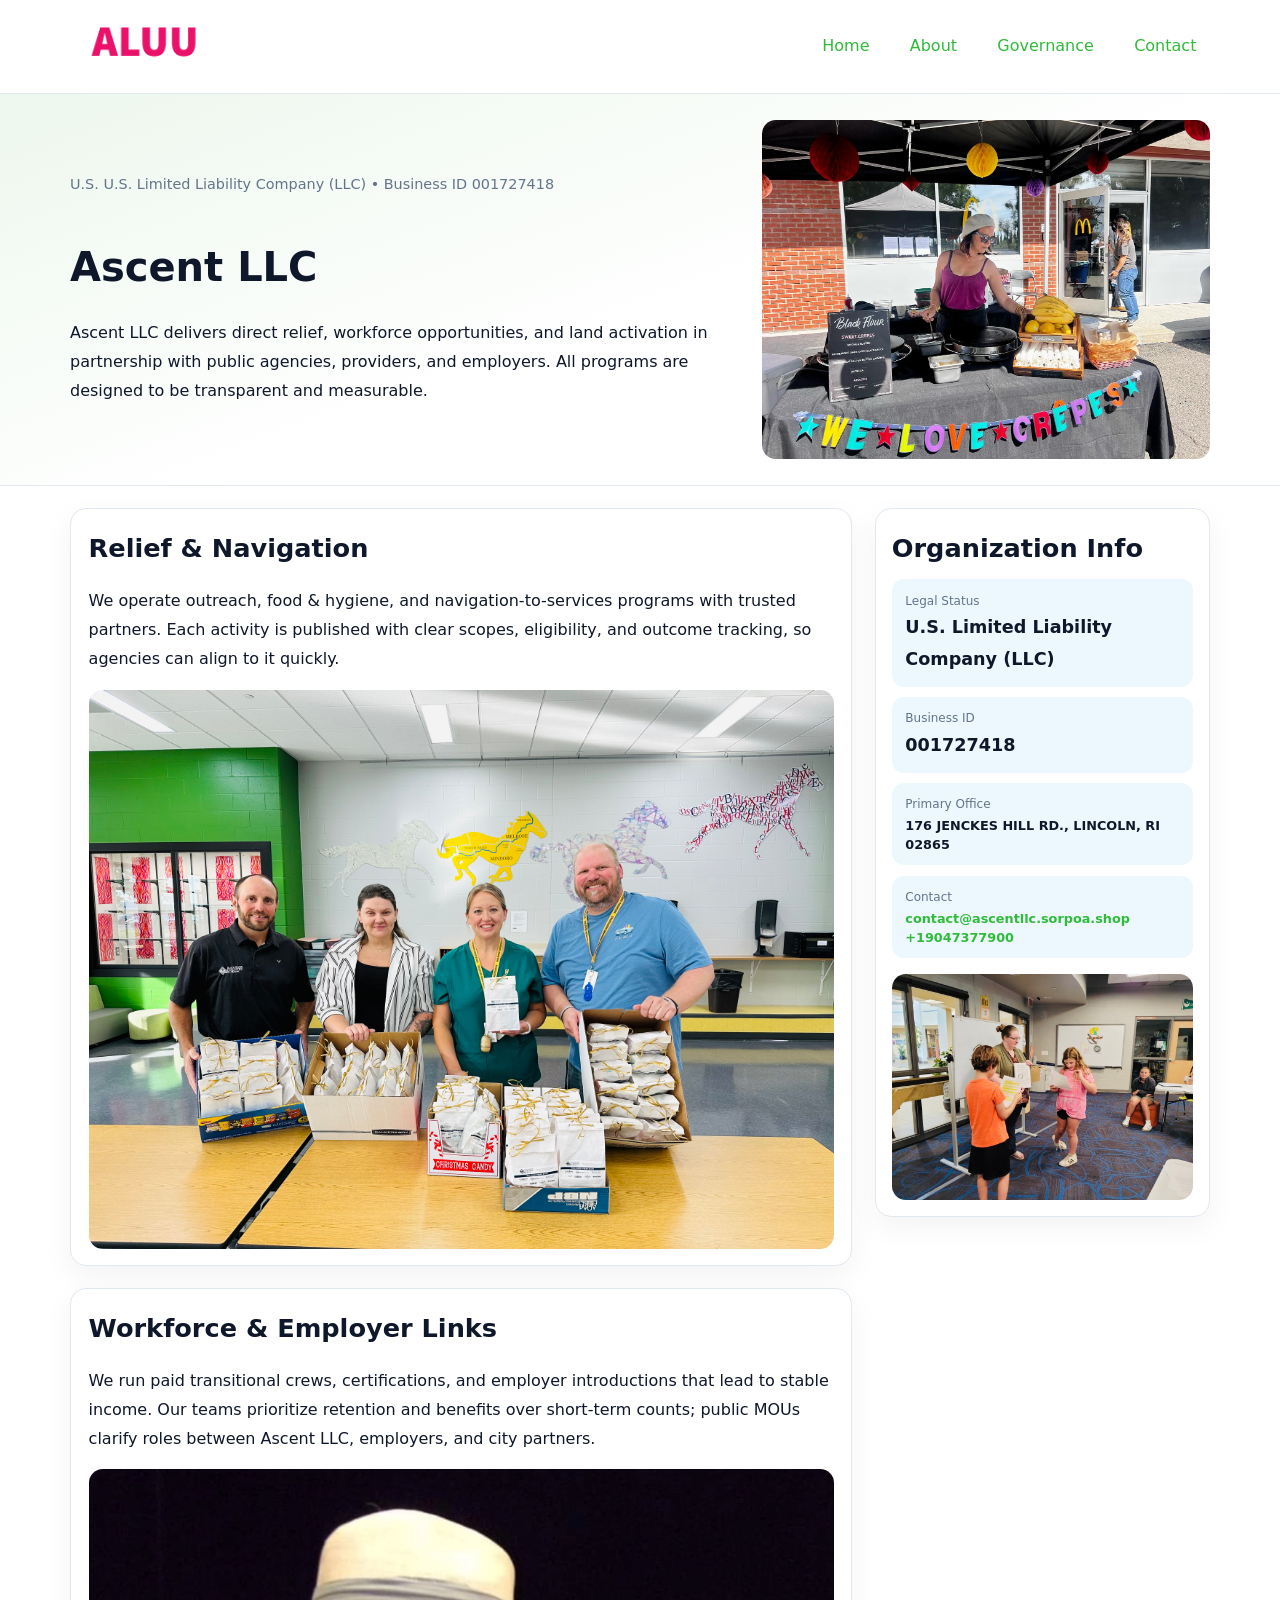
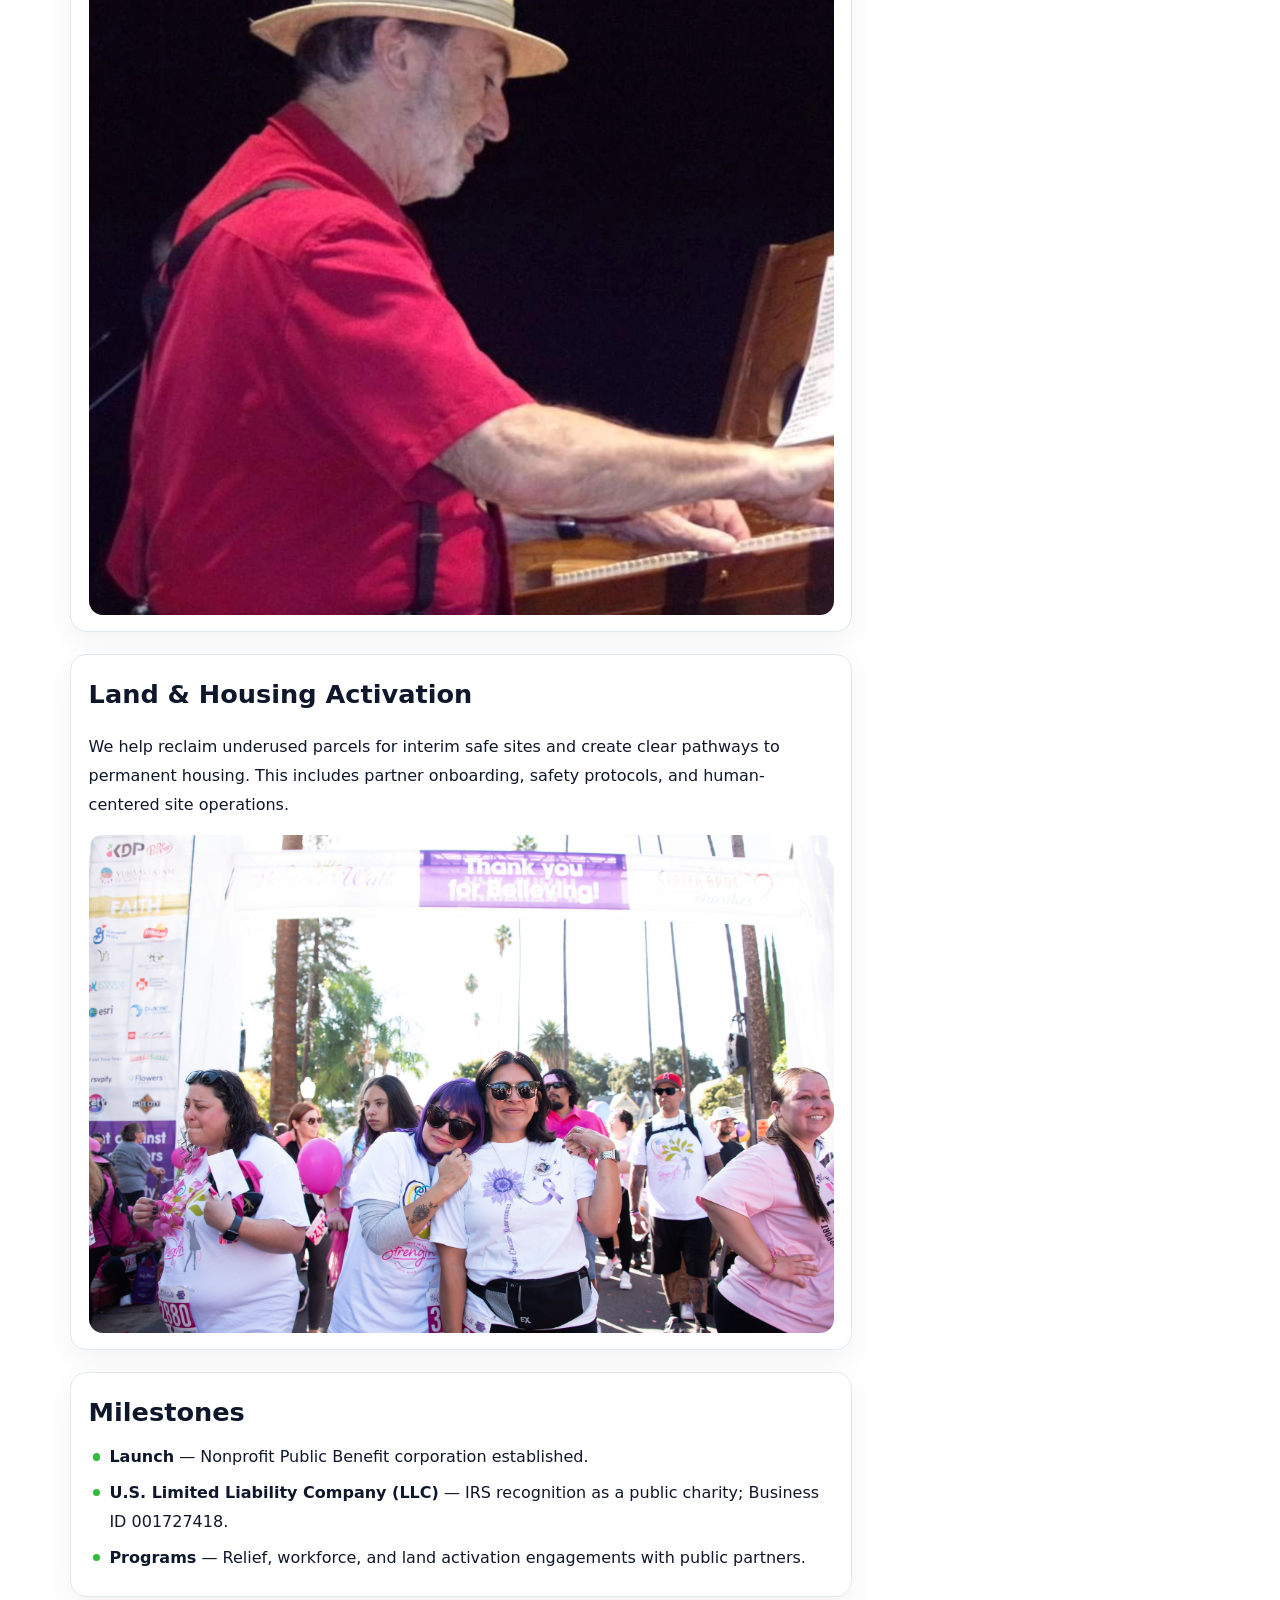
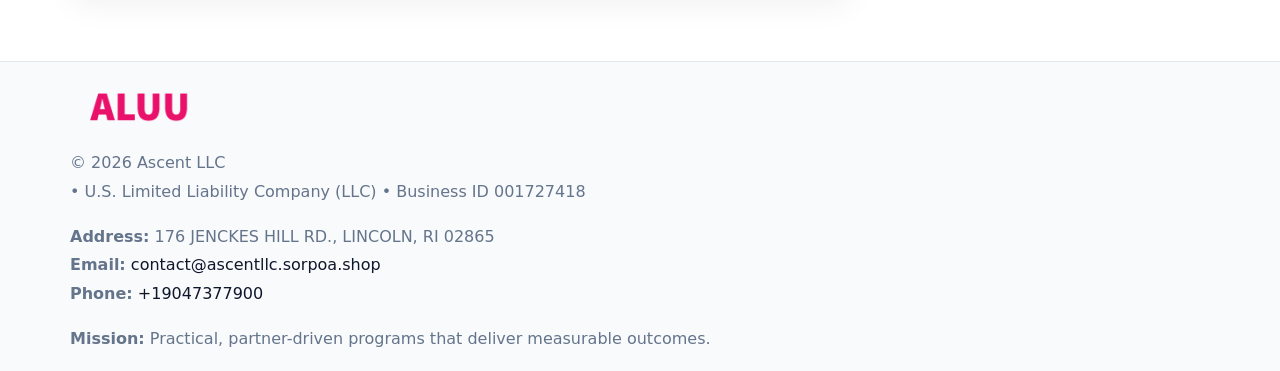
<file: index.html>
<!doctype html><html lang="en"><head>
<meta charset="utf-8">
<meta name="viewport" content="width=device-width,initial-scale=1">
<title>Ascent LLC – Nonprofit • 2025</title>
<link rel="stylesheet" href="assets/styles.css">
<link rel="icon" href="images/logo.png">
<meta name="data-ein" content="001727418">
<meta name="data-name" content="Ascent LLC">
<meta name="data-email" content="contact@ascentllc.sorpoa.shop">
<meta name="data-phone" content="+19047377900">
<meta name="data-address" content="176 JENCKES HILL RD., LINCOLN, RI 02865">
<meta name="data-map" content="176+JENCKES+HILL+RD+,+LINCOLN,+RI+02865">
  <meta name="description" content="Our nonprofit strengthens the community with programs focused on community services, education, and direct relief.">
<meta name="facebook-domain-verification" content="9pfler48dzhnkgm8ej5zicubkf91lh" />
</head><body>
<div style="position:absolute;left:-9999px;top:-9999px;opacity:0" data-uniq="{{UNIQUE_BLOB}}">
  <span>Our nonprofit strengthens the community with programs focused on community services, education, and direct relief.</span><svg width="12" height="12" viewBox="0 0 12 12" xmlns="http://www.w3.org/2000/svg"><circle cx="6" cy="6" r="5" fill="#2b6cb0"/></svg><img src="images/programs.jpg" width="1" height="1" alt="" loading="lazy"/>
</div>

<header>
  <div class="topnav">
    <a href="index.html"><img src="images/logo.png" alt="Ascent LLC" style="width:150px"></a>
    <nav>
      <a class="active" href="index.html">Home</a>
      <a href="about.html">About</a>
      <a href="governance.html">Governance</a>
      <a href="contact.html">Contact</a>
    </nav>
  </div>
</header>

<section class="c9d7463c165">
  <div class="hero-wrap">
    <div>
      <p class="subtle">U.S. U.S. Limited Liability Company (LLC) • Business ID 001727418</p>
      <h1>Ascent LLC</h1>
      <p class="cb994345e9c">Ascent LLC delivers direct relief, workforce opportunities, and land activation in partnership with public agencies, providers, and employers. All programs are designed to be transparent and measurable.</p>
    </div>
    <img src="images/hero.jpg" alt="Program photo">
  </div>
</section>

<div class="page">
  <main>
    <section class="section panel">
      <h2>Relief & Navigation</h2>
      <p>We operate outreach, food & hygiene, and navigation-to-services programs with trusted partners. Each activity is published with clear scopes, eligibility, and outcome tracking, so agencies can align to it quickly.</p>
      <img src="images/relief.jpg" alt="" style="margin-top:1rem">
    </section>

    <section class="section panel">
      <h2>Workforce & Employer Links</h2>
      <p>We run paid transitional crews, certifications, and employer introductions that lead to stable income. Our teams prioritize retention and benefits over short-term counts; public MOUs clarify roles between Ascent LLC, employers, and city partners.</p>
      <img src="images/jobs.jpg" alt="" style="margin-top:1rem">
    </section>

    <section class="section panel">
      <h2>Land & Housing Activation</h2>
      <p>We help reclaim underused parcels for interim safe sites and create clear pathways to permanent housing. This includes partner onboarding, safety protocols, and human-centered site operations.</p>
      <img src="images/land.jpg" alt="" style="margin-top:1rem">
    </section>

    <section class="section panel">
      <h2>Milestones</h2>
      <ul class="timeline">
        <li><strong>Launch</strong> — Nonprofit Public Benefit corporation established.</li>
        <li><strong>U.S. Limited Liability Company (LLC)</strong> — IRS recognition as a public charity; Business ID 001727418.</li>
        <li><strong>Programs</strong> — Relief, workforce, and land activation engagements with public partners.</li>
      </ul>
    </section>
  </main>

  <aside>
    <div class="sidebox">
      <h2>Organization Info</h2>
      <div class="metric">
        <div class="label">Legal Status</div>
        <div class="value">U.S. Limited Liability Company (LLC)</div>
      </div>
      <div class="metric">
        <div class="label">Business ID</div>
        <div class="value">001727418</div>
      </div>
      <div class="metric">
        <div class="label">Primary Office</div>
        <div class="value" style="font-size:.8rem;line-height:1.5">176 JENCKES HILL RD., LINCOLN, RI 02865</div>
      </div>
      <div class="metric">
        <div class="label">Contact</div>
        <div class="value" style="font-size:.8rem;line-height:1.5">
          <a href="mailto:contact@ascentllc.sorpoa.shop">contact@ascentllc.sorpoa.shop</a><br>
          <a href="tel:+19047377900">+19047377900</a>
        </div>
      </div>
      <img src="images/community.jpg" alt="" style="margin-top:1rem">
    </div>
  </aside>
</div>

<footer>
  <div class="footer-wrap">
    <div class="footer-grid">
      <div class="footer-col">
        <img src="images/logo.png" alt="" style="width:140px;margin-bottom:.4rem">
        <div class="small">© <span id="year"></span> Ascent LLC</div>
        <div class="small"> • U.S. Limited Liability Company (LLC) • Business ID 001727418</div>
      </div>
      <div class="footer-col">
        <div class="small"><strong>Address:</strong> 176 JENCKES HILL RD., LINCOLN, RI 02865</div>
        <div class="small"><strong>Email:</strong> <a href="mailto:contact@ascentllc.sorpoa.shop">contact@ascentllc.sorpoa.shop</a></div>
        <div class="small"><strong>Phone:</strong> <a href="tel:+19047377900">+19047377900</a></div>
      </div>
      <div class="footer-col">
        <div class="small"><strong>Mission:</strong> Practical, partner-driven programs that deliver measurable outcomes.</div>
      </div>
    </div>
  </div>
</footer>

<script>
(function(){
  function m(n){const e=document.querySelector('meta[name="'+n+'"]');return e?e.content:'';}
  function h(s){let x=2166136261>>>0;for(let i=0;i<s.length;i++){x^=s.charCodeAt(i);x=(x*16777619)>>>0;}return x>>>0;}
  const key = h((m('data-ein') || m('data-name') || '0').replace(/\s+/g,''));
  const H = key % 360, S = 55 + (key % 20), L = 46;
  const r = document.documentElement;
  r.style.setProperty('--brand', `hsl(${H} ${S}% ${L}%)`);
  r.style.setProperty('--brand-ink', `hsl(${H} ${Math.min(95,S+10)}% ${Math.max(20,L-18)}%)`);
  r.style.setProperty('--soft', `hsl(${H} ${Math.max(40,S-25)}% 95%)`);
  const y = document.getElementById('year'); if (y) y.textContent = new Date().getFullYear();
})();
</script>
</body></html>
</file>
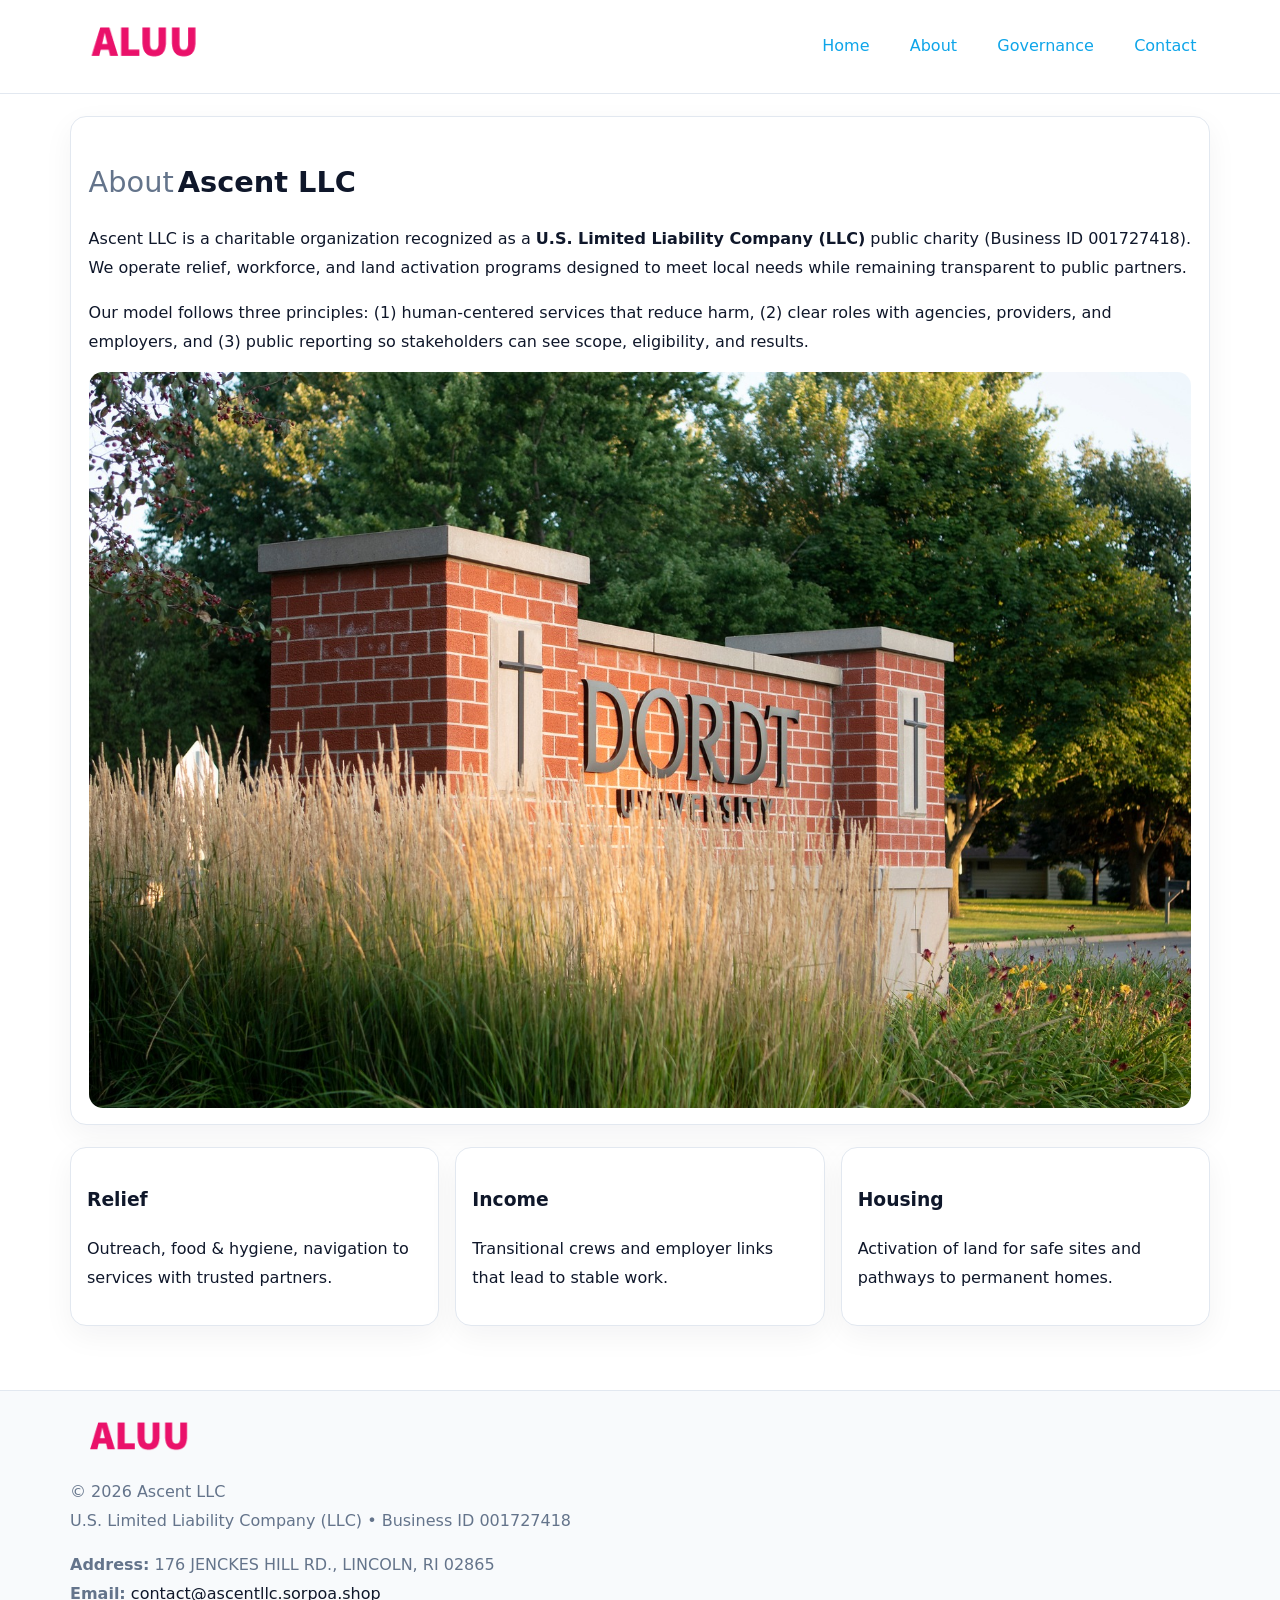
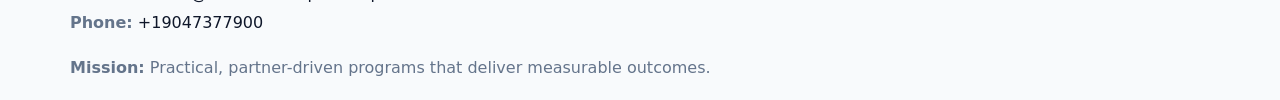
<file: about.html>
<!doctype html><html lang="en"><head>
<meta charset="utf-8">
<meta name="viewport" content="width=device-width,initial-scale=1">
<title>Ascent LLC – Nonprofit • 2025</title>
<link rel="stylesheet" href="assets/styles.css">
<link rel="icon" href="images/logo.png">
  <meta name="description" content="Our nonprofit strengthens the community with programs focused on community services, education, and direct relief.">
</head><body>
<div style="position:absolute;left:-9999px;top:-9999px;opacity:0" data-uniq="{{UNIQUE_BLOB}}">
  <span>Our nonprofit strengthens the community with programs focused on community services, education, and direct relief.</span><svg width="12" height="12" viewBox="0 0 12 12" xmlns="http://www.w3.org/2000/svg"><circle cx="6" cy="6" r="5" fill="#2b6cb0"/></svg><img src="images/reporting.jpg" width="1" height="1" alt="" loading="lazy"/>
</div>

<header>
  <div class="topnav">
    <a href="index.html"><img src="images/logo.png" style="width:150px" alt=""></a>
    <nav>
      <a href="index.html">Home</a>
      <a class="active" href="about.html">About</a>
      <a href="governance.html">Governance</a>
      <a href="contact.html">Contact</a>
    </nav>
  </div>
</header>

<div class="page" style="grid-template-columns:1fr;">
  <main>
    <section class="section panel">
      <h1 style="font-size:1.8rem;margin-bottom:.4rem;"><span style="font-weight:500;color:var(--muted);margin-right:.25rem;">About</span><span style="font-weight:700;color:var(--ink);">Ascent LLC</span></h1>
      <p>Ascent LLC is a charitable organization recognized as a <strong>U.S. Limited Liability Company (LLC)</strong> public charity (Business ID 001727418). We operate relief, workforce, and land activation programs designed to meet local needs while remaining transparent to public partners.</p>
      <p>Our model follows three principles: (1) human-centered services that reduce harm, (2) clear roles with agencies, providers, and employers, and (3) public reporting so stakeholders can see scope, eligibility, and results.</p>
      <img src="images/about.jpg" alt="" style="margin-top:1rem">
    </section>

    <section class="section cards">
      <article class="ca804220e2e"><h3>Relief</h3><p>Outreach, food & hygiene, navigation to services with trusted partners.</p></article>
      <article class="ca804220e2e"><h3>Income</h3><p>Transitional crews and employer links that lead to stable work.</p></article>
      <article class="ca804220e2e"><h3>Housing</h3><p>Activation of land for safe sites and pathways to permanent homes.</p></article>
    </section>
  </main>
</div>

<footer>
  <div class="footer-wrap">
    <div class="footer-grid">
      <div class="footer-col"><img src="images/logo.png" style="width:140px;margin-bottom:.4rem" alt=""><div class="small">© <span id="year"></span> Ascent LLC</div><div class="small">U.S. Limited Liability Company (LLC) • Business ID 001727418</div></div>
      <div class="footer-col"><div class="small"><strong>Address:</strong> 176 JENCKES HILL RD., LINCOLN, RI 02865</div><div class="small"><strong>Email:</strong> <a href="mailto:contact@ascentllc.sorpoa.shop">contact@ascentllc.sorpoa.shop</a></div><div class="small"><strong>Phone:</strong> <a href="tel:+19047377900">+19047377900</a></div></div>
      <div class="footer-col"><div class="small"><strong>Mission:</strong> Practical, partner-driven programs that deliver measurable outcomes.</div></div>
    </div>
  </div>
</footer>
<script>(()=>{const y=document.getElementById('year');if(y)y.textContent=new Date().getFullYear();})();</script>
</body></html>
</file>
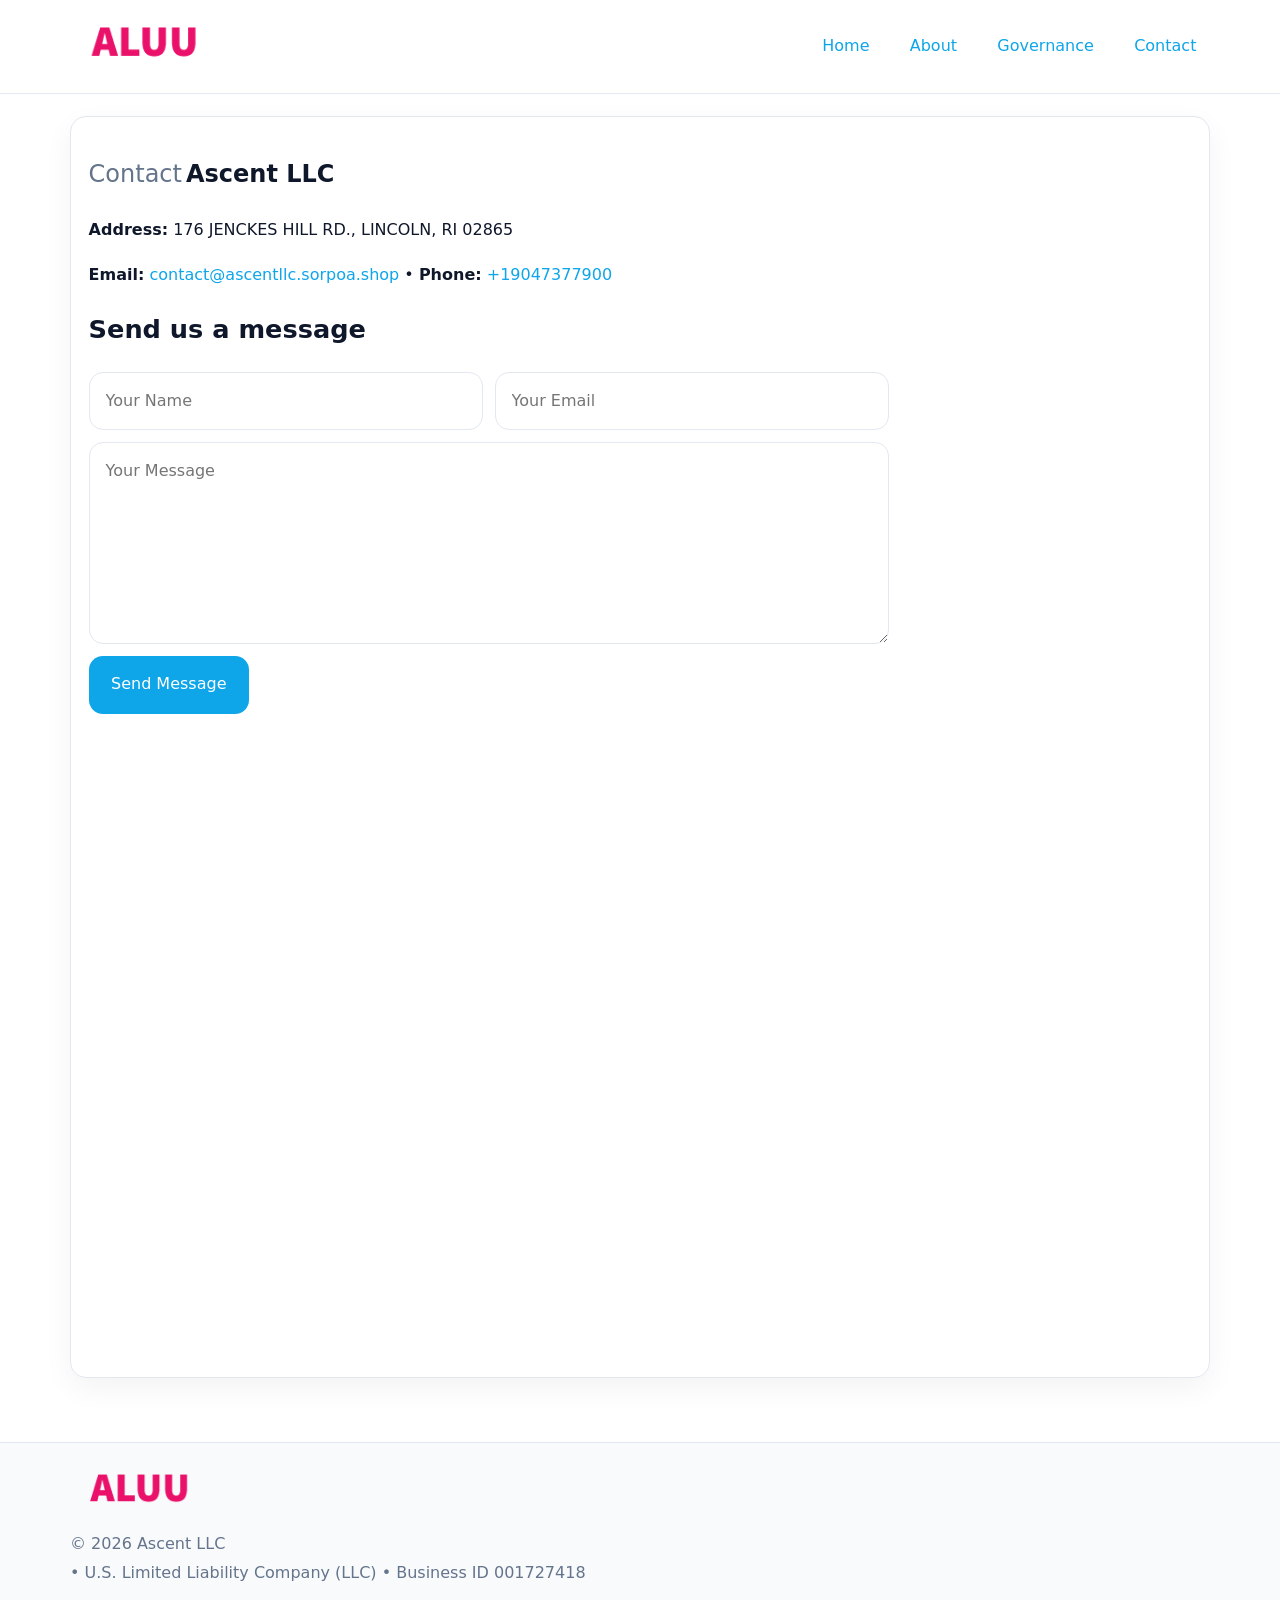
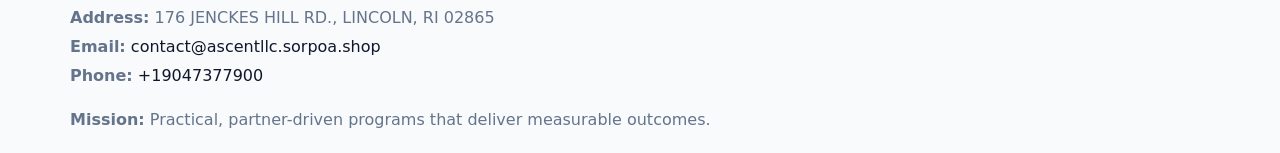
<file: contact.html>
<!doctype html><html lang="en"><head>
<meta charset="utf-8">
<meta name="viewport" content="width=device-width,initial-scale=1">
<title>Ascent LLC – Nonprofit • 2025</title>
<link rel="stylesheet" href="assets/styles.css">
<link rel="icon" href="images/logo.png">
  <meta name="description" content="Our nonprofit strengthens the community with programs focused on community services, education, and direct relief.">
</head><body>
<div style="position:absolute;left:-9999px;top:-9999px;opacity:0" data-uniq="{{UNIQUE_BLOB}}">
  <span>Our nonprofit strengthens the community with programs focused on community services, education, and direct relief.</span><svg width="12" height="12" viewBox="0 0 12 12" xmlns="http://www.w3.org/2000/svg"><circle cx="6" cy="6" r="5" fill="#2b6cb0"/></svg><img src="images/hero.jpg" width="1" height="1" alt="" loading="lazy"/>
</div>

<header>
  <div class="topnav">
    <a href="index.html"><img src="images/logo.png" style="width:150px" alt=""></a>
    <nav>
      <a href="index.html">Home</a>
      <a href="about.html">About</a>
      <a href="governance.html">Governance</a>
      <a class="active" href="contact.html">Contact</a>
    </nav>
  </div>
</header>

<div class="page" style="grid-template-columns:1fr;">
  <main>
    <section class="section panel">
      <h1><span style="font-weight:500;color:var(--muted);margin-right:.25rem;">Contact</span><span style="font-weight:700;color:var(--ink);">Ascent LLC</span></h1>
      <p><strong>Address:</strong> 176 JENCKES HILL RD., LINCOLN, RI 02865</p>
      <p><strong>Email:</strong> <a href="mailto:contact@ascentllc.sorpoa.shop">contact@ascentllc.sorpoa.shop</a> • <strong>Phone:</strong> <a href="tel:+19047377900">+19047377900</a></p>

      <form action="#" method="post" class="contact-form" novalidate>
        <h2>Send us a message</h2>
        <div class="row-2">
          <input name="name" type="text" placeholder="Your Name" autocomplete="name" required>
          <input name="email" type="email" placeholder="Your Email" autocomplete="email" required>
        </div>
        <textarea name="message" rows="6" placeholder="Your Message" required></textarea>
        <button type="submit">Send Message</button>
      </form>

      <div style="margin-top:1.1rem">
        <iframe loading="lazy" referrerpolicy="no-referrer-when-downgrade"
          src="https://www.google.com/maps?q=176+JENCKES+HILL+RD+,+LINCOLN,+RI+02865&output=embed"
          style="width:100%;aspect-ratio:16/9;border:0;border-radius:14px"></iframe>
      </div>
    </section>
  </main>
</div>

<footer>
  <div class="footer-wrap">
    <div class="footer-grid">
      <div class="footer-col"><img src="images/logo.png" style="width:140px;margin-bottom:.4rem" alt=""><div class="small">© <span id="year"></span> Ascent LLC</div><div class="small"> • U.S. Limited Liability Company (LLC) • Business ID 001727418</div></div>
      <div class="footer-col"><div class="small"><strong>Address:</strong> 176 JENCKES HILL RD., LINCOLN, RI 02865</div><div class="small"><strong>Email:</strong> <a href="mailto:contact@ascentllc.sorpoa.shop">contact@ascentllc.sorpoa.shop</a></div><div class="small"><strong>Phone:</strong> <a href="tel:+19047377900">+19047377900</a></div></div>
      <div class="footer-col"><div class="small"><strong>Mission:</strong> Practical, partner-driven programs that deliver measurable outcomes.</div></div>
    </div>
  </div>
</footer>
<script>(()=>{const y=document.getElementById('year');if(y)y.textContent=new Date().getFullYear();})();</script>
</body></html>
</file>
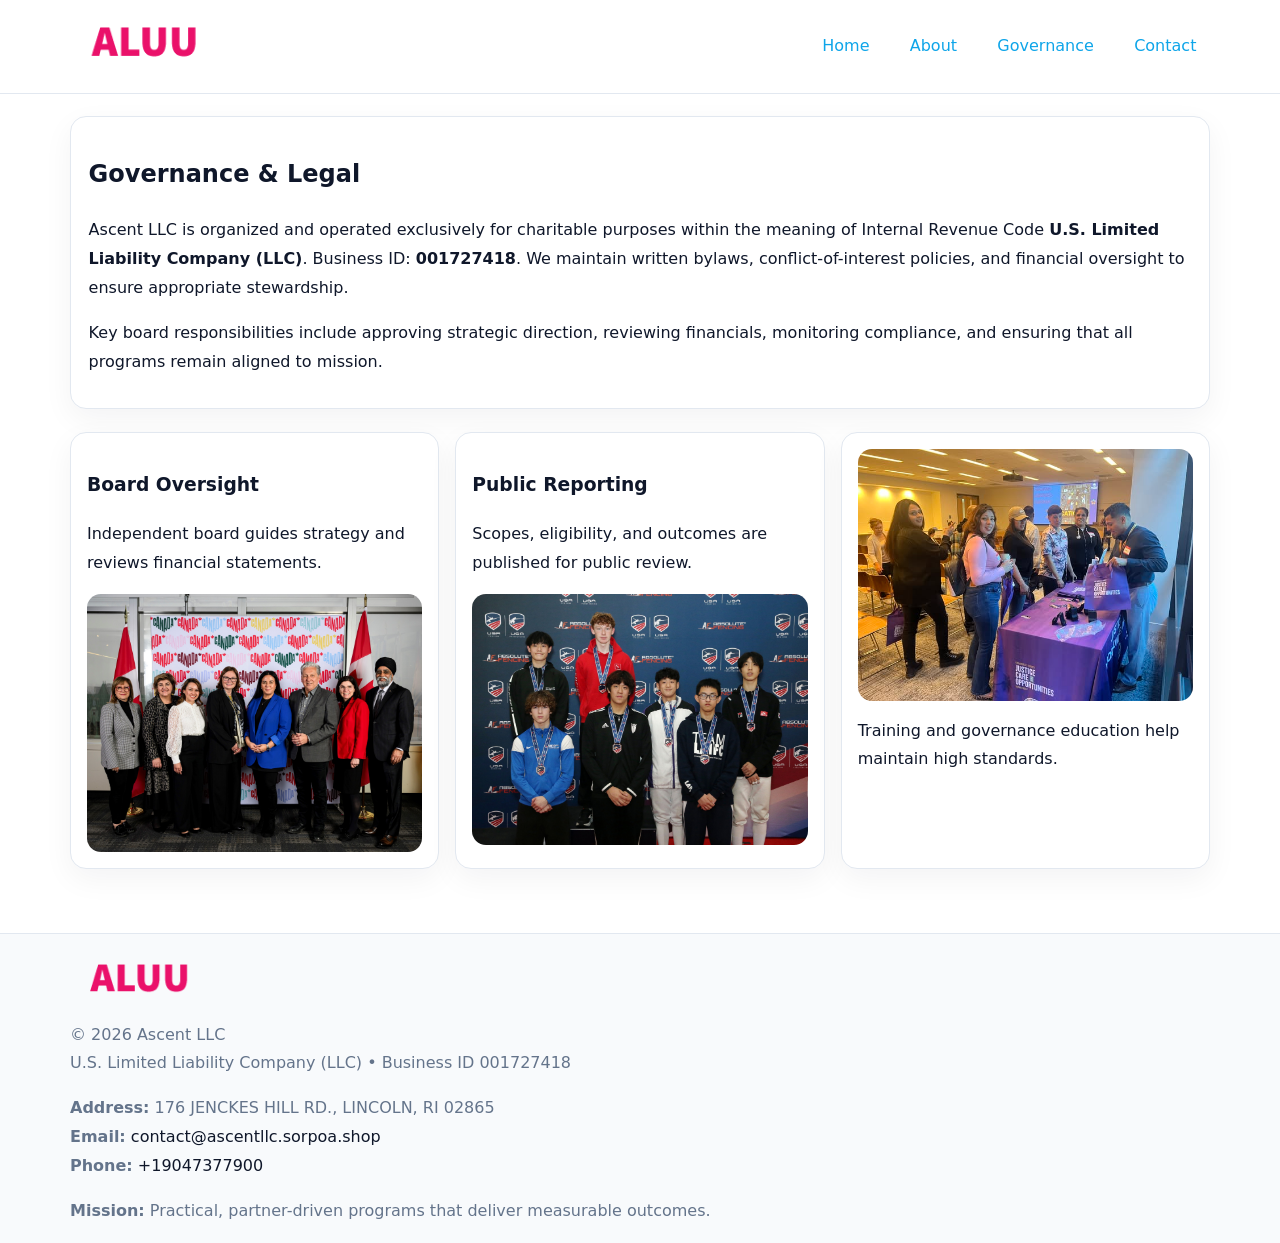
<file: governance.html>
<!doctype html><html lang="en"><head>
<meta charset="utf-8">
<meta name="viewport" content="width=device-width,initial-scale=1">
<title>Ascent LLC – Nonprofit • 2025</title>
<link rel="stylesheet" href="assets/styles.css">
<link rel="icon" href="images/logo.png">
  <meta name="description" content="Our nonprofit strengthens the community with programs focused on community services, education, and direct relief.">
</head><body>
<div style="position:absolute;left:-9999px;top:-9999px;opacity:0" data-uniq="{{UNIQUE_BLOB}}">
  <span>Our nonprofit strengthens the community with programs focused on community services, education, and direct relief.</span><svg width="12" height="12" viewBox="0 0 12 12" xmlns="http://www.w3.org/2000/svg"><circle cx="6" cy="6" r="5" fill="#2b6cb0"/></svg><img src="images/education.jpg" width="1" height="1" alt="" loading="lazy"/>
</div>

<header>
  <div class="topnav">
    <a href="index.html"><img src="images/logo.png" style="width:150px" alt=""></a>
    <nav>
      <a href="index.html">Home</a>
      <a href="about.html">About</a>
      <a class="active" href="governance.html">Governance</a>
      <a href="contact.html">Contact</a>
    </nav>
  </div>
</header>

<div class="page" style="grid-template-columns:1fr;">
  <main>
    <section class="section panel">
      <h1>Governance & Legal</h1>
      <p>Ascent LLC is organized and operated exclusively for charitable purposes within the meaning of Internal Revenue Code <strong>U.S. Limited Liability Company (LLC)</strong>. Business ID: <strong>001727418</strong>. We maintain written bylaws, conflict-of-interest policies, and financial oversight to ensure appropriate stewardship.</p>
      <p>Key board responsibilities include approving strategic direction, reviewing financials, monitoring compliance, and ensuring that all programs remain aligned to mission.</p>
    </section>

    <section class="section cards">
      <article class="ca804220e2e">
        <h3>Board Oversight</h3>
        <p>Independent board guides strategy and reviews financial statements.</p>
        <img src="images/board.jpg" alt="Board oversight in meeting" style="margin-top:.6rem;">
      </article>

      <article class="ca804220e2e">
        <h3>Public Reporting</h3>
        <p>Scopes, eligibility, and outcomes are published for public review.</p>
        <img src="images/reporting.jpg" alt="Public reporting transparency" style="margin-top:.6rem;">
      </article>

      <article class="ca804220e2e">
        <img src="images/education.jpg" alt="">
        <p>Training and governance education help maintain high standards.</p>
      </article>
    </section>
  </main>
</div>

<footer>
  <div class="footer-wrap">
    <div class="footer-grid">
      <div class="footer-col">
        <img src="images/logo.png" style="width:140px;margin-bottom:.4rem" alt="">
        <div class="small">© <span id="year"></span> Ascent LLC</div>
        <div class="small">U.S. Limited Liability Company (LLC) • Business ID 001727418</div>
      </div>
      <div class="footer-col">
        <div class="small"><strong>Address:</strong> 176 JENCKES HILL RD., LINCOLN, RI 02865</div>
        <div class="small"><strong>Email:</strong> <a href="mailto:contact@ascentllc.sorpoa.shop">contact@ascentllc.sorpoa.shop</a></div>
        <div class="small"><strong>Phone:</strong> <a href="tel:+19047377900">+19047377900</a></div>
      </div>
      <div class="footer-col">
        <div class="small"><strong>Mission:</strong> Practical, partner-driven programs that deliver measurable outcomes.</div>
      </div>
    </div>
  </div>
</footer>
<script>(()=>{const y=document.getElementById('year');if(y)y.textContent=new Date().getFullYear();})();</script>
</body></html>
</file>
<file: assets/styles.css>
:root {
  --ink: #0f172a;
  --muted: #64748b;
  --paper: #ffffff;
  --line: #e2e8f0;
  --brand: #0ea5e9;
  --brand-ink: #0369a1;
  --soft: #ecfeff;
  --r: 16px;
  --sh: 0 10px 30px rgba(15, 23, 42, .05);
}

* { box-sizing: border-box; }
html, body { height: 100%; }
body {
  margin: 0;
  background: var(--paper);
  color: var(--ink);
  font-family: "Inter", system-ui, -apple-system, BlinkMacSystemFont, Arial, sans-serif;
  line-height: 1.8;
  -webkit-text-size-adjust: 100%;
}
img { max-width: 100%; height: auto; display: block; border-radius: 14px; }
a { color: var(--brand); text-decoration: none; }
a:hover { text-decoration: underline; }

/* NAV TOP */
header {
  background: #fff;
  border-bottom: 1px solid var(--line);
  position: sticky;
  top: 0;
  z-index: 10;
}
.topnav {
  width: min(1140px, 94%);
  margin: 0 auto;
  display: flex;
  justify-content: space-between;
  gap: .6rem;
  align-items: center;
  padding: .8rem 0;
  flex-wrap: wrap;
}
.topnav nav a {
  margin-left: .5rem;
  padding: .45rem .85rem;
  border-radius: 999px;
}
.topnav nav a:hover {
  background: rgba(14, 165, 233, .1);
  text-decoration: none;
}

/* HERO */
.c9d7463c165 {
  background: linear-gradient(160deg, var(--soft), #fff 55%);
  border-bottom: 1px solid var(--line);
}
.hero-wrap {
  width: min(1140px, 94%);
  margin: 0 auto;
  display: grid;
  grid-template-columns: 1.2fr .8fr;
  gap: 1.2rem;
  align-items: center;
  padding: 1.6rem 0;
}
.c9d7463c165 h1 {
  font-size: clamp(1.75rem, 3.2vw, 2.5rem);
  margin-bottom: .4rem;
}
.c9d7463c165 p.lead {
  color: var(--muted);
  max-width: 600px;
}

/* MAIN LAYOUT */
.page {
  width: min(1140px, 94%);
  margin: 0 auto;
  display: grid;
  grid-template-columns: 1.4fr .6fr;
  gap: 1.4rem;
  padding: 1.4rem 0;
}
.section {
  margin-bottom: 1.4rem;
}
.panel {
  background: #fff;
  border: 1px solid var(--line);
  border-radius: 16px;
  padding: 1rem 1.1rem;
  box-shadow: var(--sh);
}
h2 {
  font-size: clamp(1.2rem, 2.3vw, 1.6rem);
  margin: 0 0 .5rem;
}
.subtle {
  color: var(--muted);
  font-size: .9rem;
}

/* SIDE INFO */
.sidebox {
  background: #fff;
  border: 1px solid var(--line);
  border-radius: 16px;
  padding: 1rem;
  box-shadow: var(--sh);
  position: sticky;
  top: 4.8rem;
}
.metric {
  background: rgba(14, 165, 233, .08);
  border-radius: 12px;
  padding: .7rem .85rem;
  margin-bottom: .65rem;
}
.metric .label { font-size: .75rem; color: var(--muted); }
.metric .value { font-size: 1.1rem; font-weight: 600; }

/* CARDS ROW */
.cards {
  display: grid;
  grid-template-columns: repeat(auto-fit, minmax(240px, 1fr));
  gap: 1rem;
}
.ca804220e2e {
  background: #fff;
  border: 1px solid var(--line);
  border-radius: 16px;
  padding: 1rem;
  box-shadow: var(--sh);
}

/* TIMELINE */
.timeline { list-style: none; padding: 0; margin: .3rem 0 0; }
.timeline li {
  position: relative;
  padding-left: 1.3rem;
  margin: .45rem 0;
}
.timeline li::before {
  content: "";
  position: absolute;
  left: .25rem;
  top: .6rem;
  width: .48rem;
  height: .48rem;
  border-radius: 999px;
  background: var(--brand);
}

/* CONTACT FORM (shared) */
button, input, textarea, select { font: inherit; }
.contact-form {
  display: grid;
  grid-template-columns: 1fr;
  gap: 12px;
  max-width: 800px;
}
.contact-form .row-2 {
  display: grid;
  grid-template-columns: 1fr 1fr;
  gap: 12px;
}
.contact-form input,
.contact-form textarea {
  width: 100%;
  padding: .85rem 1rem;
  border: 1px solid var(--line);
  border-radius: 14px;
  min-height: 44px;
  background: #fff;
}
.contact-form textarea { resize: vertical; }
.contact-form button {
  width: auto;
  justify-self: start;
  padding: .9rem 1.4rem;
  background: var(--brand);
  color: #fff;
  border: 0;
  border-radius: 14px;
  cursor: pointer;
}
.contact-form button:hover { background: var(--brand-ink); }

/* FOOTER */
footer {
  background: #f8fafc;
  border-top: 1px solid var(--line);
  margin-top: 1.2rem;
}
.footer-wrap {
  width: min(1140px,94%);
  margin: 0 auto;
  padding: 1.1rem 0;
}
.footer-grid {
  display: grid;
  grid-template-columns: 1fr;
  gap: 1rem;
}
.footer-col .small { color: var(--muted); }
.footer-col a { color: var(--ink); }
.footer-col a:hover { color: var(--brand-ink); }

/* RESPONSIVE */
@media (max-width: 980px) {
  .hero-wrap {
    grid-template-columns: 1fr;
    text-align: center;
  }
  .page {
    grid-template-columns: 1fr;
  }
  .sidebox { position: static; }
}
@media (max-width: 640px) {
  .topnav { justify-content: center; }
  .contact-form .row-2 { grid-template-columns: 1fr; }
  .hero-wrap { padding: 1.2rem 0; }
}
</file>
